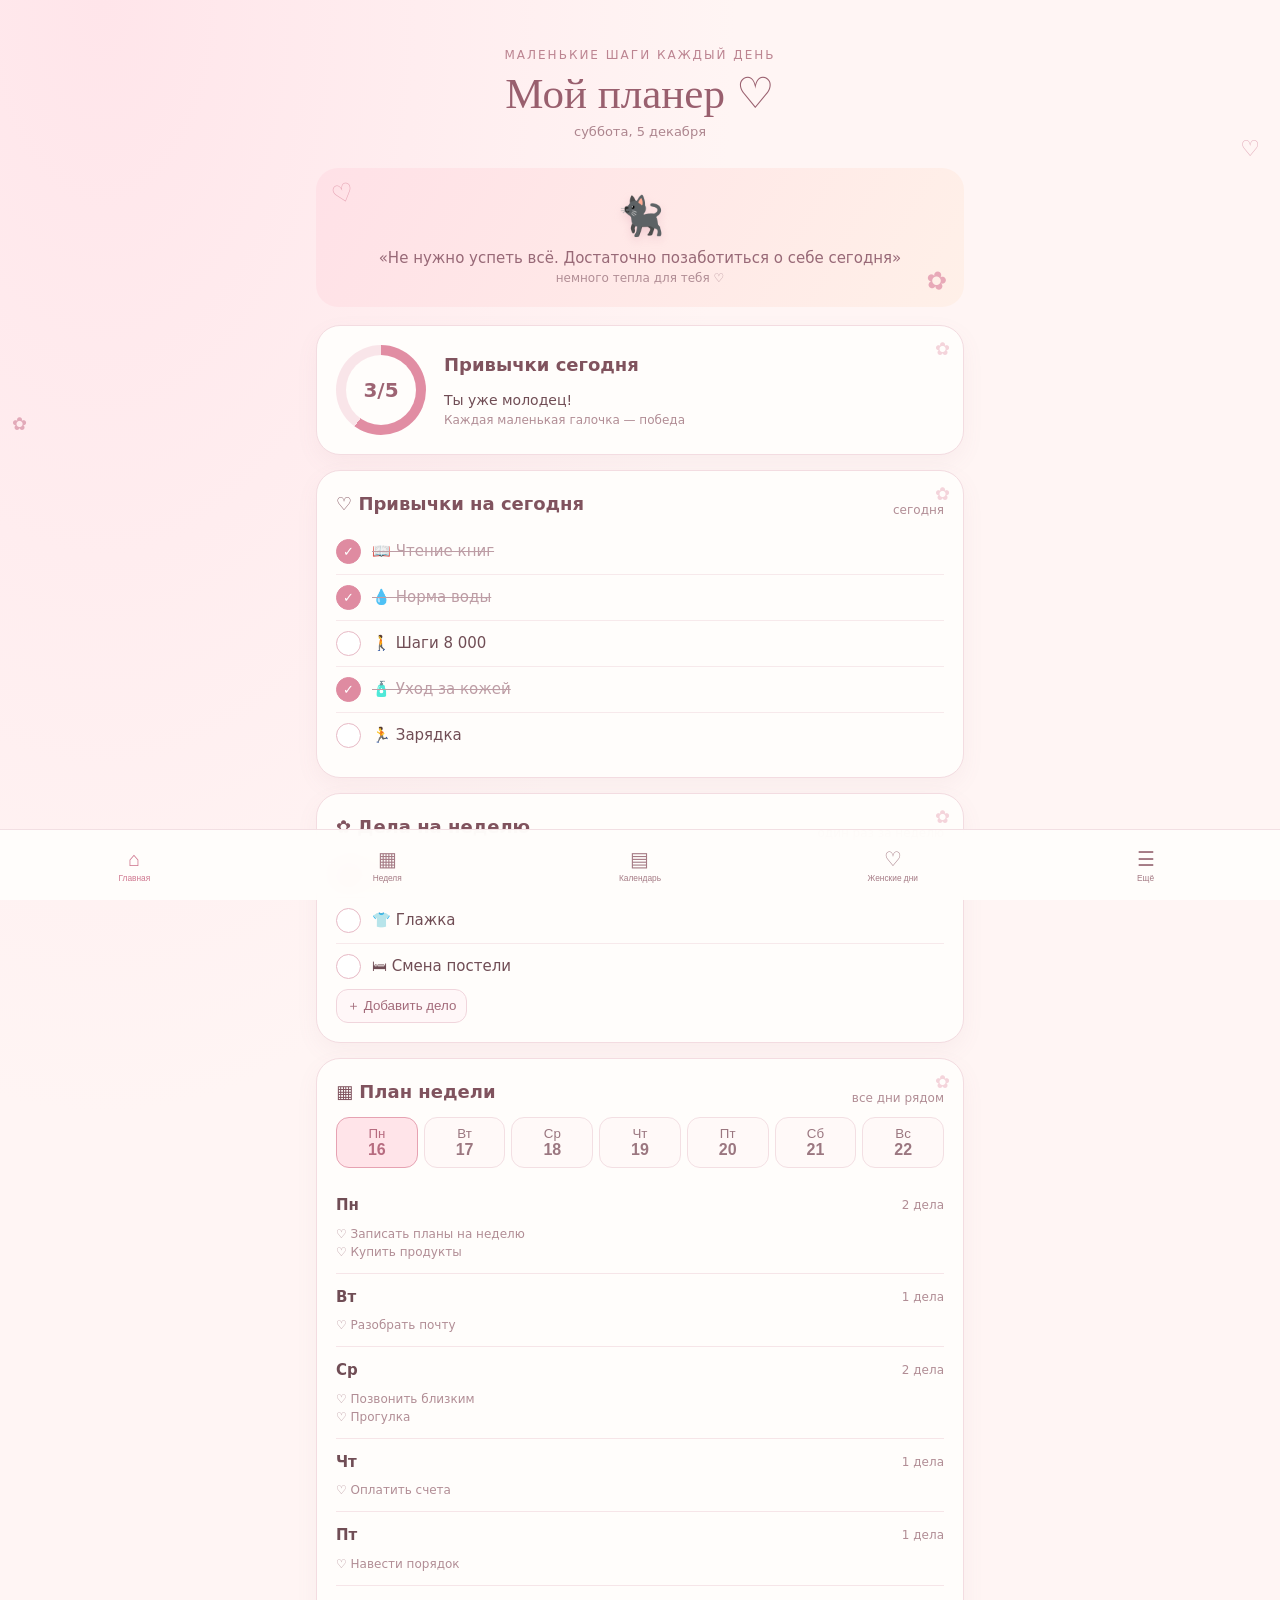
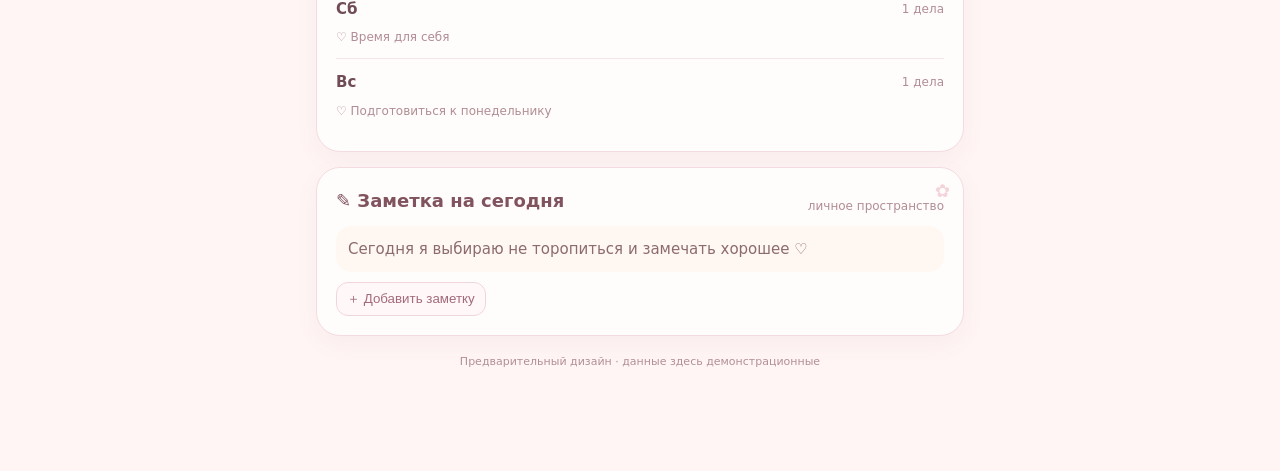
<file: preview.html>
<!doctype html>
<html lang="ru"><head><meta charset="utf-8"><meta name="viewport" content="width=device-width,initial-scale=1"><title>Мой планер ♡ — предварительный просмотр</title>
<style>
*{box-sizing:border-box}body{margin:0;background:#fff5f4;color:#704d55;font:15px/1.5 system-ui,-apple-system,sans-serif;background-image:radial-gradient(ellipse at 8% 0%,#ffe5ea,transparent 38%)}.wrap{max-width:680px;margin:auto;padding:22px 16px 100px}.top{text-align:center;padding:16px 0 8px}.eyebrow{color:#bc8491;font-size:12px;letter-spacing:2px;text-transform:uppercase}.brand{font:38px Georgia,serif;color:#995f6e;margin:4px}.date{color:#ad858e;font-size:13px}.quote{margin:18px 0;padding:20px 18px;position:relative;overflow:hidden;border-radius:22px;background:linear-gradient(120deg,#ffe1e7,#fff0e8);color:#986977;text-align:center}.cat{font-size:38px;margin-bottom:2px;filter:drop-shadow(0 4px 4px #d99aaa55)}.quote:before{content:"♡";position:absolute;left:16px;top:7px;font-size:25px;color:#e8a9b8;transform:rotate(-18deg)}.quote:after{content:"✿";position:absolute;right:17px;bottom:8px;font-size:25px;color:#e8a9b8;transform:rotate(12deg)}.sticker{position:absolute;z-index:1;color:#d995a8;opacity:.75;font-size:22px;pointer-events:none}.sticker.one{right:20px;top:132px}.sticker.two{left:12px;top:410px;font-size:18px}.card{background:#fffdfb;border:1px solid #f3dce1;border-radius:24px;padding:19px;margin:15px 0;box-shadow:0 8px 22px #a7687810;position:relative;overflow:hidden}.card:after{content:"✿";position:absolute;right:13px;top:9px;color:#f1c6d0;font-size:18px;opacity:.75;pointer-events:none}.card h2{padding-right:22px}.row{display:flex;justify-content:space-between;align-items:center;gap:12px}h2{font-size:18px;margin:0 0 12px;color:#80535e}h3{font-size:14px;margin:0;color:#9b6875}.muted{font-size:12px;color:#b18d95}.progress{display:flex;align-items:center;gap:18px}.donut{width:90px;height:90px;border-radius:50%;display:grid;place-items:center;background:conic-gradient(#e18da3 0 60%,#f9e5e9 60% 100%);position:relative;flex:none}.donut:before{content:"";position:absolute;inset:10px;border-radius:50%;background:#fffdfb}.donut b{position:relative;font-size:20px;color:#9d6473}.habit,.weekly,.task{display:flex;align-items:center;gap:11px;padding:10px 0;border-top:1px solid #f7e9eb}.habit:first-of-type,.weekly:first-of-type{border-top:0}.tick{width:25px;height:25px;border:1.5px solid #e7b9c5;border-radius:50%;background:white;color:white;cursor:pointer}.tick.done{background:#df8ba1;border-color:#df8ba1}.name{flex:1}.done+.name{text-decoration:line-through;color:#bd9da5}.btn{border:0;border-radius:14px;padding:10px 14px;background:#e994a8;color:white;font-weight:600;cursor:pointer}.softbtn{border:1px solid #f0d5dc;background:#fff7f8;color:#a36b7a;border-radius:12px;padding:7px 10px;cursor:pointer}.weekdays{display:grid;grid-template-columns:repeat(7,1fr);gap:6px}.day{padding:8px 2px;border:1px solid #f3dfe3;border-radius:13px;background:#fff9f8;color:#9b7780;cursor:pointer}.day strong{display:block;font-size:16px}.day.active{background:#ffe4e9;border-color:#e6a2b2;color:#b76c80}.daylist{padding:12px 0;border-top:1px solid #f6e5e8}.daylist:first-child{border-top:0}.daytitle{display:flex;justify-content:space-between;align-items:center;margin-bottom:8px}.note{background:#fff8f2;border-radius:15px;padding:12px;color:#8c6b6d}.nav{position:fixed;bottom:0;left:0;right:0;background:#fffdfbf2;border-top:1px solid #f2dfe3;display:grid;grid-template-columns:repeat(5,minmax(0,1fr));gap:0;padding:8px 8px calc(8px + env(safe-area-inset-bottom));backdrop-filter:blur(12px);align-items:stretch}.nav button{width:100%;min-width:0;height:54px;border:0;background:none;color:#a57b85;font-size:10px;line-height:1.2;padding:3px 1px;cursor:pointer;display:flex;flex-direction:column;align-items:center;justify-content:center;gap:3px;white-space:nowrap}.nav button span{display:block;font-size:20px;line-height:22px;height:22px}.nav button.active{color:#cf7890}.nav button:focus-visible{outline:2px solid #e6a2b2;outline-offset:-3px;border-radius:12px}.hint{text-align:center;font-size:11px;color:#b38e97;margin-top:18px}@media(min-width:600px){.wrap{padding-top:30px}.brand{font-size:43px}}
</style></head><body><main class="wrap">
<header class="top"><div class="eyebrow">маленькие шаги каждый день</div><div class="brand">Мой планер ♡</div><div class="date" id="date"></div></header>
<div class="sticker one">♡</div><div class="sticker two">✿</div><div class="quote"><div class="cat">🐈‍⬛</div><div>«Не нужно успеть всё. Достаточно позаботиться о себе сегодня»</div><div class="muted">немного тепла для тебя ♡</div></div>
<section class="card"><div class="progress"><div class="donut"><b id="ratio">3/5</b></div><div><h2>Привычки сегодня</h2><div style="font-size:14px">Ты уже молодец!</div><div class="muted">Каждая маленькая галочка — победа</div></div></div></section>
<section class="card"><div class="row"><h2>♡ Привычки на сегодня</h2><span class="muted">сегодня</span></div><div id="habits"></div></section>
<section class="card"><div class="row"><h2>✿ Дела на неделю</h2><span class="muted">один раз за неделю</span></div><div id="weekly"></div><button class="softbtn" onclick="addWeekly()">＋ Добавить дело</button></section>
<section class="card"><div class="row"><h2>▦ План недели</h2><span class="muted">все дни рядом</span></div><div class="weekdays" id="days"></div><div id="weekplan" style="margin-top:14px"></div></section>
<section class="card"><div class="row"><h2>✎ Заметка на сегодня</h2><span class="muted">личное пространство</span></div><div class="note" id="note">Сегодня я выбираю не торопиться и замечать хорошее ♡</div><button class="softbtn" style="margin-top:10px" onclick="editNote()">＋ Добавить заметку</button></section>
<div class="hint">Предварительный дизайн · данные здесь демонстрационные</div></main>
<nav class="nav"><button class="active"><span>⌂</span><small>Главная</small></button><button><span>▦</span><small>Неделя</small></button><button><span>▤</span><small>Календарь</small></button><button><span>♡</span><small>Женские дни</small></button><button><span>☰</span><small>Ещё</small></button></nav>
<script>
const habits=[{name:"📖 Чтение книг",done:true},{name:"💧 Норма воды",done:true},{name:"🚶 Шаги 8 000",done:false},{name:"🧴 Уход за кожей",done:true},{name:"🏃 Зарядка",done:false}];
let weekly=[{name:"🧺 Стирка",done:true},{name:"👕 Глажка",done:false},{name:"🛏 Смена постели",done:false}];
const tasks=[["Записать планы на неделю","Купить продукты"],["Разобрать почту"],["Позвонить близким","Прогулка"],["Оплатить счета"],["Навести порядок"],["Время для себя"],["Подготовиться к понедельнику"]];
const dayNames=["Пн","Вт","Ср","Чт","Пт","Сб","Вс"];let selected=0;
document.getElementById("date").textContent=new Date().toLocaleDateString("ru-RU",{weekday:"long",day:"numeric",month:"long"});
function render(){let count=habits.filter(x=>x.done).length;document.getElementById("ratio").textContent=count+"/"+habits.length;document.querySelector(".donut").style.background="conic-gradient(#e18da3 0 "+(count/habits.length*100)+"%,#f9e5e9 "+(count/habits.length*100)+"% 100%)";document.getElementById("habits").innerHTML=habits.map((x,i)=>'<div class="habit"><button class="tick '+(x.done?"done":"")+'" onclick="habits['+i+'].done=!habits['+i+'].done;render()">'+(x.done?"✓":"")+'</button><span class="name">'+x.name+'</span></div>').join("");document.getElementById("weekly").innerHTML=weekly.map((x,i)=>'<div class="weekly"><button class="tick '+(x.done?"done":"")+'" onclick="weekly['+i+'].done=!weekly['+i+'].done;render()">'+(x.done?"✓":"")+'</button><span class="name">'+x.name+'</span></div>').join("");document.getElementById("days").innerHTML=dayNames.map((d,i)=>'<button class="day '+(i===selected?"active":"")+'" onclick="selected='+i+';render()">'+d+'<strong>'+(i+16)+'</strong></button>').join("");document.getElementById("weekplan").innerHTML=dayNames.map((d,k)=>(k+selected)%7).map(i=>'<div class="daylist"><div class="daytitle"><b>'+dayNames[i]+'</b><span class="muted">'+(tasks[i].length)+' дела</span></div>'+tasks[i].map(t=>'<div class="muted">♡ '+t+'</div>').join("")+'</div>').join("")}
function addWeekly(){let n=prompt("Какое дело нужно сделать на этой неделе?");if(n){weekly.push({name:n,done:false});render()}}
function editNote(){let n=prompt("Твоя заметка на сегодня",document.getElementById("note").textContent);if(n!==null)document.getElementById("note").textContent=n||"Пусть здесь появится что-то хорошее ♡"}
render();
</script></body></html>
</file>
